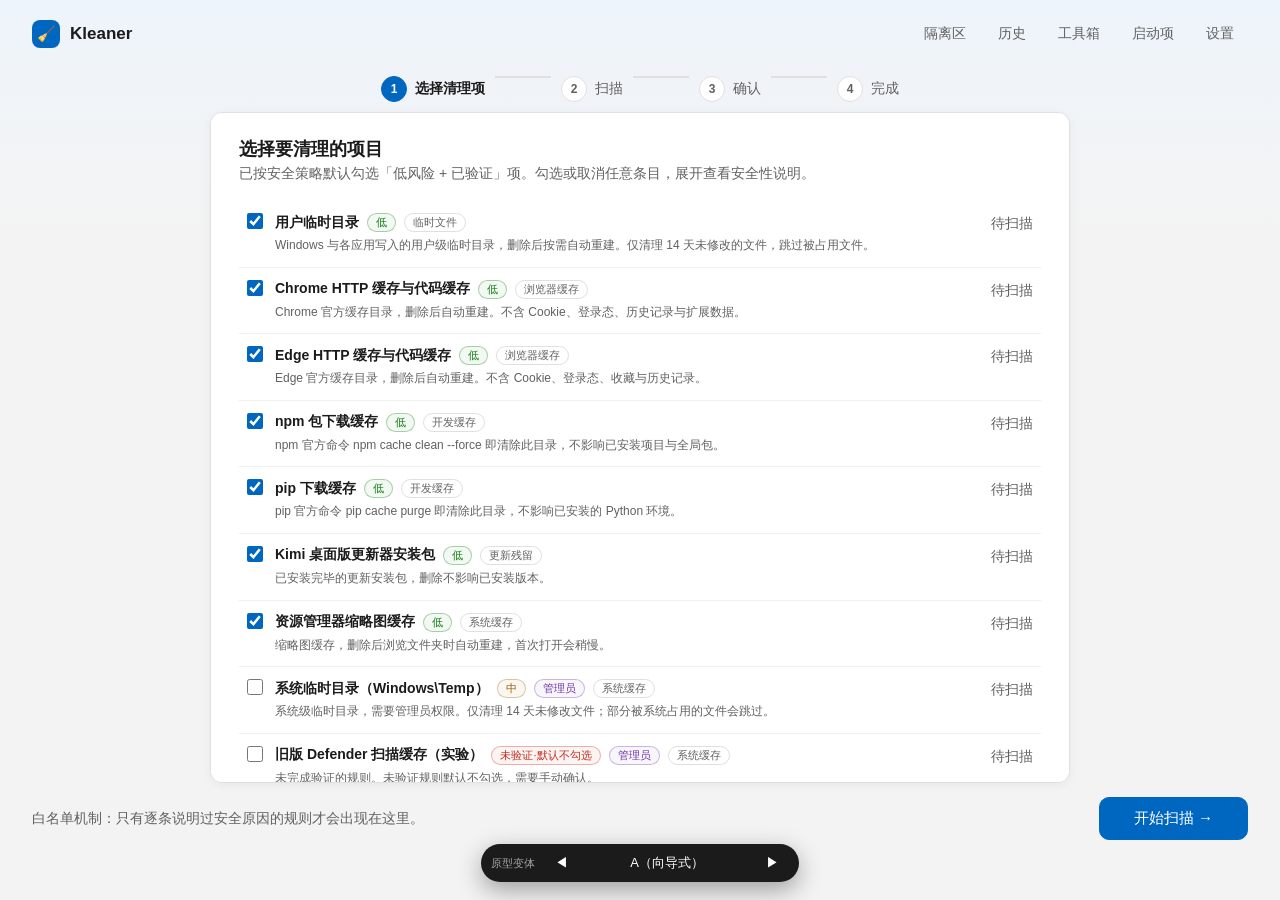
<file: .scratch/pwa-refactor/prototype/index.html>
<!DOCTYPE html>
<!--
  PROTOTYPE — 用完即弃，不是产品代码。
  问题（.scratch/pwa-refactor/issues/05-frontend-prototype.md）：
    Kleaner PWA 主界面应该长什么样？同时验证「无构建 vanilla JS」栈可行性。
  形态：
    三个结构不同的变体，?variant=A|B|C 切换，底部悬浮条 + 键盘 ←/→。
      A 向导式：线性步骤 选择→扫描→确认→完成，一次只看一步。
      B 工作台：贴近现 WPF——工具栏 + 密表格 + 安全说明卡 + 状态栏。
      C 分类聚合：先按类别汇总卡片，展开进规则，确认走侧滑抽屉。
    流程全 mock：勾选（默认勾选策略）→ 扫描进度 → 预览确认 → 执行 → 结果。
-->
<html lang="zh-CN">
<head>
<meta charset="UTF-8">
<meta name="viewport" content="width=device-width, initial-scale=1.0">
<title>Kleaner 原型 — 主界面</title>
<style>
  :root {
    --accent: #0067c0;
    --accent-hover: #0078d4;
    --bg: #f3f3f3;
    --card: #ffffff;
    --stroke: #e0e0e0;
    --text: #1b1b1b;
    --text-2: #616161;
    --ok: #0f7b0f;
    --warn: #9d5d00;
    --danger: #c42b1c;
    --radius: 8px;
  }
  * { box-sizing: border-box; margin: 0; padding: 0; }
  html, body { height: 100%; }
  body {
    font-family: "Segoe UI Variable Text", "Segoe UI", "Microsoft YaHei UI", "Microsoft YaHei", sans-serif;
    background: var(--bg); color: var(--text); font-size: 14px;
    overflow: hidden;
  }
  button { font: inherit; cursor: pointer; border: none; background: none; color: inherit; }
  input[type=checkbox] { width: 16px; height: 16px; accent-color: var(--accent); cursor: pointer; }

  /* ===== 变体切换条（不属于任何设计） ===== */
  #switcher {
    position: fixed; bottom: 18px; left: 50%; transform: translateX(-50%);
    display: flex; align-items: center; gap: 4px;
    background: #1b1b1b; color: #fff; border-radius: 999px;
    padding: 6px 10px; box-shadow: 0 8px 24px rgba(0,0,0,.35);
    z-index: 9999; font-size: 13px; user-select: none;
  }
  #switcher button { color: #fff; padding: 4px 10px; border-radius: 999px; }
  #switcher button:hover { background: #ffffff26; }
  #switcher .label { min-width: 170px; text-align: center; }
  #switcher .hint { color: #ffffff99; font-size: 11px; margin-right: 6px; }

  /* ===== 通用小组件 ===== */
  .chip { display: inline-block; font-size: 11px; padding: 1px 8px; border-radius: 999px; border: 1px solid var(--stroke); color: var(--text-2); }
  .chip.low  { color: var(--ok);   border-color: #0f7b0f55; background: #0f7b0f0d; }
  .chip.med  { color: var(--warn); border-color: #9d5d0055; background: #9d5d000d; }
  .chip.unv  { color: var(--danger); border-color: #c42b1c55; background: #c42b1c0d; }
  .chip.elv  { color: #7038a8; border-color: #7038a855; background: #7038a80d; }
  .btn {
    display: inline-flex; align-items: center; gap: 8px;
    padding: 8px 20px; border-radius: var(--radius);
    background: var(--card); border: 1px solid var(--stroke); color: var(--text);
  }
  .btn:hover { background: #f9f9f9; }
  .btn.primary { background: var(--accent); border-color: var(--accent); color: #fff; }
  .btn.primary:hover { background: var(--accent-hover); }
  .btn:disabled { opacity: .45; cursor: default; }
  .btn.small { padding: 5px 12px; font-size: 13px; }
  .progress { height: 4px; background: #e0e0e0; border-radius: 2px; overflow: hidden; }
  .progress > div { height: 100%; background: var(--accent); width: 0; transition: width .2s; }
  .safety-box {
    background: #f8f9fb; border: 1px solid var(--stroke); border-left: 3px solid var(--accent);
    border-radius: 6px; padding: 10px 14px; font-size: 13px; color: var(--text-2); line-height: 1.6;
  }
  .safety-box b { color: var(--text); }
  table { border-collapse: collapse; width: 100%; }
  th { text-align: left; font-weight: 600; color: var(--text-2); font-size: 12px; padding: 8px 10px; border-bottom: 1px solid var(--stroke); position: sticky; top: 0; background: var(--card); z-index: 1;}
  td { padding: 8px 10px; border-bottom: 1px solid #f0f0f0; vertical-align: middle; }
  tr:hover td { background: #f7faff; }
  .num { text-align: right; font-variant-numeric: tabular-nums; }
  .muted { color: var(--text-2); }

  /* ============================================================
     变体 A · 向导式
     ============================================================ */
  .vA { height: 100vh; display: flex; flex-direction: column; background: linear-gradient(180deg, #eef4fb 0%, #f3f3f3 240px); }
  .vA header { padding: 18px 32px 0; display: flex; justify-content: space-between; align-items: center; }
  .vA header .brand { display: flex; align-items: center; gap: 10px; font-size: 17px; font-weight: 600; }
  .vA header .brand .logo { width: 28px; height: 28px; border-radius: 8px; background: var(--accent); color: #fff; display: grid; place-items: center; font-size: 15px; }
  .vA header nav { display: flex; gap: 4px; }
  .vA header nav button { padding: 7px 14px; border-radius: var(--radius); color: var(--text-2); }
  .vA header nav button:hover { background: #ffffffaa; color: var(--text); }
  .vA .steps { display: flex; justify-content: center; gap: 0; padding: 26px 0 10px; }
  .vA .step { display: flex; align-items: center; gap: 8px; color: var(--text-2); }
  .vA .step .dot {
    width: 26px; height: 26px; border-radius: 50%; display: grid; place-items: center;
    background: #fff; border: 1.5px solid var(--stroke); font-size: 12px; font-weight: 600;
  }
  .vA .step.on { color: var(--text); font-weight: 600; }
  .vA .step.on .dot { background: var(--accent); border-color: var(--accent); color: #fff; }
  .vA .step.done .dot { background: var(--ok); border-color: var(--ok); color: #fff; }
  .vA .step-line { width: 56px; height: 1.5px; background: var(--stroke); margin: 0 10px; }
  .vA main { flex: 1; overflow-y: auto; width: min(860px, 92%); margin: 0 auto; background: var(--card);
    border: 1px solid var(--stroke); border-radius: 12px; box-shadow: 0 2px 10px rgba(0,0,0,.05); }
  .vA .pane { padding: 24px 28px; }
  .vA .pane h2 { font-size: 18px; margin-bottom: 4px; }
  .vA .pane .sub { color: var(--text-2); margin-bottom: 18px; }
  .vA .rule-item { display: flex; gap: 12px; padding: 12px 8px; border-bottom: 1px solid #f0f0f0; align-items: flex-start; }
  .vA .rule-item .info { flex: 1; }
  .vA .rule-item .name-line { display: flex; align-items: center; gap: 8px; flex-wrap: wrap; }
  .vA .rule-item .note-line { font-size: 12px; color: var(--text-2); margin-top: 4px; line-height: 1.55; }
  .vA .rule-item .size { font-variant-numeric: tabular-nums; color: var(--text-2); white-space: nowrap; padding-top: 2px; }
  .vA footer { padding: 14px 32px 60px; display: flex; justify-content: space-between; align-items: center; }
  .vA .big-cta { padding: 11px 34px; font-size: 15px; border-radius: 10px; }
  .vA .scan-center { text-align: center; padding: 60px 0 50px; }
  .vA .scan-center .pct { font-size: 44px; font-weight: 600; font-variant-numeric: tabular-nums; margin: 18px 0 6px; }
  .vA .scan-center .cur { color: var(--text-2); margin-bottom: 22px; }
  .vA .scan-center .progress { width: 70%; margin: 0 auto; height: 6px; }
  .vA .confirm-sum { display: flex; gap: 14px; margin-bottom: 20px; }
  .vA .confirm-sum .stat { flex: 1; background: #f7f9fc; border: 1px solid var(--stroke); border-radius: 10px; padding: 14px 16px; }
  .vA .confirm-sum .stat .v { font-size: 22px; font-weight: 600; margin-top: 2px; }
  .vA .cat-row td:first-child { font-weight: 600; background: #f7f9fc; }

  /* ============================================================
     变体 B · 工作台
     ============================================================ */
  .vB { height: 100vh; display: flex; flex-direction: column; background: var(--card); }
  .vB .titlebar { height: 42px; background: var(--accent); color: #fff; display: flex; align-items: center; padding: 0 14px; gap: 8px; font-weight: 600; font-size: 13px; }
  .vB .titlebar .spacer { flex: 1; }
  .vB .toolbar { display: flex; align-items: center; gap: 8px; padding: 10px 16px; border-bottom: 1px solid var(--stroke); background: #fafafa; flex-wrap: wrap; }
  .vB .toolbar .sep { width: 1px; height: 22px; background: var(--stroke); margin: 0 6px; }
  .vB .toolbar .grow { flex: 1; }
  .vB .content { flex: 1; overflow-y: auto; margin: 0; }
  .vB td .rname { display: flex; align-items: center; gap: 8px; }
  .vB td .note { font-size: 12px; color: var(--text-2); margin-top: 2px; max-width: 520px; }
  .vB .safety-dock { border-top: 1px solid var(--stroke); background: #fbfcfe; padding: 10px 16px; max-height: 132px; overflow-y: auto; }
  .vB .statusbar { border-top: 1px solid var(--stroke); padding: 6px 16px; color: var(--text-2); font-size: 12.5px; background: #fafafa; display: flex; gap: 16px; align-items: center; margin-bottom: 44px;}
  .vB .scan-inline { display: flex; align-items: center; gap: 10px; }
  .vB .scan-inline .progress { width: 220px; }
  .vB dialog { border: none; border-radius: 12px; box-shadow: 0 16px 48px rgba(0,0,0,.25); padding: 0; width: min(560px, 90vw); }
  .vB dialog::backdrop { background: rgba(0,0,0,.32); }
  .vB .dlg-body { padding: 22px 24px; }
  .vB .dlg-body h3 { margin-bottom: 12px; font-size: 16px; }
  .vB .dlg-body .actions { display: flex; justify-content: flex-end; gap: 10px; margin-top: 20px; }

  /* ============================================================
     变体 C · 分类聚合
     ============================================================ */
  .vC { height: 100vh; display: grid; grid-template-columns: 280px 1fr; background: #f6f7fa; }
  .vC aside { background: #fcfcfd; border-right: 1px solid var(--stroke); padding: 22px 20px; display: flex; flex-direction: column; gap: 18px; }
  .vC aside .brand { display: flex; align-items: center; gap: 10px; font-weight: 600; font-size: 16px; }
  .vC aside .brand .logo { width: 30px; height: 30px; border-radius: 9px; background: var(--accent); color: #fff; display: grid; place-items: center; }
  .vC .ring-wrap { text-align: center; padding: 8px 0; }
  .vC .ring { width: 132px; height: 132px; margin: 0 auto; }
  .vC .ring .val { font-size: 20px; font-weight: 600; fill: var(--text); }
  .vC .ring .cap { font-size: 10.5px; fill: var(--text-2); }
  .vC .side-stats { display: flex; flex-direction: column; gap: 8px; font-size: 13px; color: var(--text-2); }
  .vC .side-stats .row { display: flex; justify-content: space-between; padding: 6px 10px; background: #fff; border: 1px solid var(--stroke); border-radius: 8px; }
  .vC .side-stats .row b { color: var(--text); font-variant-numeric: tabular-nums; }
  .vC aside .links { margin-top: auto; display: flex; flex-direction: column; gap: 2px; }
  .vC aside .links button { text-align: left; padding: 8px 10px; border-radius: 8px; color: var(--text-2); }
  .vC aside .links button:hover { background: #eef2f8; color: var(--text); }
  .vC .main-col { display: flex; flex-direction: column; overflow: hidden; }
  .vC .top { display: flex; align-items: center; gap: 12px; padding: 16px 24px; }
  .vC .top h1 { font-size: 18px; flex: 1; }
  .vC .cats { flex: 1; overflow-y: auto; padding: 4px 24px 80px; display: flex; flex-direction: column; gap: 14px; }
  .vC .cat-card { background: var(--card); border: 1px solid var(--stroke); border-radius: 12px; overflow: hidden; }
  .vC .cat-head { display: flex; align-items: center; gap: 12px; padding: 14px 18px; cursor: pointer; }
  .vC .cat-head:hover { background: #fafbfd; }
  .vC .cat-head .cname { font-weight: 600; flex: 1; }
  .vC .cat-head .ctotal { font-variant-numeric: tabular-nums; color: var(--text-2); }
  .vC .cat-head .arrow { transition: transform .15s; color: var(--text-2); }
  .vC .cat-card.open .cat-head .arrow { transform: rotate(90deg); }
  .vC .cat-body { display: none; border-top: 1px solid var(--stroke); }
  .vC .cat-card.open .cat-body { display: block; }
  .vC .rule-line { display: flex; align-items: center; gap: 10px; padding: 10px 18px; border-bottom: 1px solid #f2f2f2; }
  .vC .rule-line:last-child { border-bottom: none; }
  .vC .rule-line .rn { flex: 1; }
  .vC .rule-line .detail { font-size: 12px; color: var(--text-2); margin-top: 2px; }
  .vC .rule-line .sz { font-variant-numeric: tabular-nums; color: var(--text-2); width: 90px; text-align: right; }
  .vC .scan-strip { background: var(--card); border-top: 1px solid var(--stroke); padding: 12px 24px; display: flex; align-items: center; gap: 14px; margin-bottom: 48px; }
  .vC .scan-strip .progress { flex: 1; }
  .vC .drawer-mask { position: fixed; inset: 0; background: rgba(0,0,0,.28); z-index: 100; display: none; }
  .vC .drawer-mask.show { display: block; }
  .vC .drawer {
    position: fixed; top: 0; right: -520px; width: min(500px, 92vw); height: 100vh; z-index: 101;
    background: var(--card); box-shadow: -12px 0 40px rgba(0,0,0,.18);
    transition: right .22s ease; display: flex; flex-direction: column;
  }
  .vC .drawer.show { right: 0; }
  .vC .drawer .dh { padding: 20px 24px 12px; border-bottom: 1px solid var(--stroke); }
  .vC .drawer .dh h3 { font-size: 17px; }
  .vC .drawer .dh .sub { color: var(--text-2); font-size: 13px; margin-top: 4px; }
  .vC .drawer .db { flex: 1; overflow-y: auto; padding: 12px 24px; }
  .vC .drawer .df { padding: 14px 24px 20px; border-top: 1px solid var(--stroke); display: flex; gap: 10px; justify-content: flex-end; }
  .vC .drawer .sum-line { display: flex; justify-content: space-between; padding: 7px 0; border-bottom: 1px dashed #eee; font-size: 13px; }
</style>
</head>
<body>
<div id="app"></div>

<div id="switcher">
  <span class="hint">原型变体</span>
  <button id="sw-prev" title="上一个（←）">◀</button>
  <span class="label" id="sw-label"></span>
  <button id="sw-next" title="下一个（→）">▶</button>
</div>

<script>
"use strict";

/* ================= mock 数据（形状对齐 rules.v1.json + 扫描结果） ================= */

const RULES = [
  { id: "user-temp", name: "用户临时目录", category: "temp", catName: "临时文件", risk: "low", verified: true, elevated: false,
    note: "Windows 与各应用写入的用户级临时目录，删除后按需自动重建。仅清理 14 天未修改的文件，跳过被占用文件。",
    files: 1284, bytes: 2_331_648_512 },
  { id: "chrome-http-cache", name: "Chrome HTTP 缓存与代码缓存", category: "browser-cache", catName: "浏览器缓存", risk: "low", verified: true, elevated: false,
    note: "Chrome 官方缓存目录，删除后自动重建。不含 Cookie、登录态、历史记录与扩展数据。",
    files: 1968, bytes: 1_932_735_488 },
  { id: "edge-http-cache", name: "Edge HTTP 缓存与代码缓存", category: "browser-cache", catName: "浏览器缓存", risk: "low", verified: true, elevated: false,
    note: "Edge 官方缓存目录，删除后自动重建。不含 Cookie、登录态、收藏与历史记录。",
    files: 492, bytes: 440_401_920 },
  { id: "npm-cache", name: "npm 包下载缓存", category: "dev-cache", catName: "开发缓存", risk: "low", verified: true, elevated: false,
    note: "npm 官方命令 npm cache clean --force 即清除此目录，不影响已安装项目与全局包。",
    files: 5697, bytes: 3_112_794_112 },
  { id: "pip-cache", name: "pip 下载缓存", category: "dev-cache", catName: "开发缓存", risk: "low", verified: true, elevated: false,
    note: "pip 官方命令 pip cache purge 即清除此目录，不影响已安装的 Python 环境。",
    files: 1022, bytes: 856_686_336 },
  { id: "kimi-desktop-updater", name: "Kimi 桌面版更新器安装包", category: "updater", catName: "更新残留", risk: "low", verified: true, elevated: false,
    note: "已安装完毕的更新安装包，删除不影响已安装版本。",
    files: 3, bytes: 219_868_160 },
  { id: "thumbnail-cache", name: "资源管理器缩略图缓存", category: "system", catName: "系统缓存", risk: "low", verified: true, elevated: false,
    note: "缩略图缓存，删除后浏览文件夹时自动重建，首次打开会稍慢。",
    files: 356, bytes: 188_743_680 },
  { id: "windows-temp", name: "系统临时目录（Windows\\Temp）", category: "system", catName: "系统缓存", risk: "medium", verified: true, elevated: true,
    note: "系统级临时目录，需要管理员权限。仅清理 14 天未修改文件；部分被系统占用的文件会跳过。",
    files: 87, bytes: 421_527_552 },
  { id: "old-defender-scan", name: "旧版 Defender 扫描缓存（实验）", category: "system", catName: "系统缓存", risk: "medium", verified: false, elevated: true,
    note: "未完成验证的规则。未验证规则默认不勾选，需要手动确认。",
    files: 0, bytes: 0 },
];

const CANCEL_TEXT = "取消扫描";

/* ================= 共享状态机（只存数据；布局由各变体自行渲染） ================= */

const store = {
  phase: "initial",          // initial → scanning → ready → executing → done
  selected: new Set(RULES.filter(r => r.verified && r.risk === "low" && r.files > 0).map(r => r.id)),
  expandedNote: null,        // 展开安全说明的规则 id
  scan: { pct: 0, current: "" },
  lastResult: null,          // { files, bytes, skipped, batchId }
  openCat: new Set(),
  drawerOpen: false,
  listeners: [],
  sub(fn) { this.listeners.push(fn); },
  emit() { this.listeners.forEach(f => f()); },
  selectedRules() { return RULES.filter(r => this.selected.has(r.id) && r.files > 0); },
  totals() {
    const rs = this.selectedRules();
    return { files: rs.reduce((s, r) => s + r.files, 0), bytes: rs.reduce((s, r) => s + r.bytes, 0), count: rs.length };
  },
  byCategory() {
    const m = new Map();
    for (const r of RULES) {
      if (!m.has(r.category)) m.set(r.category, { catName: r.catName, rules: [], files: 0, bytes: 0 });
      const c = m.get(r.category);
      c.rules.push(r);
      if (store.selected.has(r.id) && r.files > 0) { c.files += r.files; c.bytes += r.bytes; }
    }
    return m;
  },
};

/* 模拟扫描：逐步推进进度条 */
let scanTimer = null;
function startScan(onDone) {
  store.phase = "scanning";
  store.scan = { pct: 0, current: "" };
  store.emit();
  const seq = RULES.filter(r => r.files > 0);
  let i = 0;
  scanTimer = setInterval(() => {
    if (i >= seq.length) {
      clearInterval(scanTimer); scanTimer = null;
      store.phase = "ready"; store.emit();
      onDone && onDone();
      return;
    }
    const r = seq[i];
    store.scan = { pct: Math.round((i / seq.length) * 100), current: r.name };
    i++;
    store.emit();
  }, 260);
}
function cancelScan() {
  if (scanTimer) { clearInterval(scanTimer); scanTimer = null; }
  store.phase = "initial"; store.emit();
}
/* 模拟执行：移入隔离区 */
function executeClean(onDone) {
  store.phase = "executing"; store.emit();
  setTimeout(() => {
    const t = store.totals();
    store.lastResult = { files: t.files, bytes: t.bytes, skipped: 2, batchId: "20260831-142207-a3f9" };
    store.phase = "done"; store.emit();
    onDone && onDone();
  }, 1400);
}

/* ================= 工具 ================= */

function fmtBytes(b) {
  if (b >= 1024 ** 3) return (b / 1024 ** 3).toFixed(2) + " GB";
  if (b >= 1024 ** 2) return (b / 1024 ** 2).toFixed(1) + " MB";
  if (b >= 1024) return (b / 1024).toFixed(0) + " KB";
  return b + " B";
}
function riskChip(r) {
  if (!r.verified) return `<span class="chip unv">未验证·默认不勾选</span>`;
  return r.risk === "low" ? `<span class="chip low">低</span>` : `<span class="chip med">中</span>`;
}
function elvChip(r) { return r.elevated ? `<span class="chip elv">管理员</span>` : ""; }
function escape0(s) { return s; }

/* ================= 变体 A · 向导式 ================= */

const vA = {
  id: "A", name: "向导式",
  step() {
    return { initial: 1, scanning: 2, ready: 3, executing: 3, done: 4 }[store.phase];
  },
  render(app) {
    const s = this.step();
    app.className = "vA";
    app.innerHTML = `
      <header>
        <div class="brand"><span class="logo">🧹</span> Kleaner</div>
        <nav>
          <button>隔离区</button><button>历史</button><button>工具箱</button><button>启动项</button><button>设置</button>
        </nav>
      </header>
      <div class="steps">
        ${[["1", "选择清理项"], ["2", "扫描"], ["3", "确认"], ["4", "完成"]].map(([n, t], i) => `
          ${i > 0 ? '<div class="step-line"></div>' : ""}
          <div class="step ${s === i + 1 ? "on" : ""} ${s > i + 1 ? "done" : ""}">
            <span class="dot">${s > i + 1 ? "✓" : n}</span>${t}
          </div>`).join("")}
      </div>
      <main><div class="pane">${this.pane(s)}</div></main>
      <footer>
        <span class="muted">白名单机制：只有逐条说明过安全原因的规则才会出现在这里。</span>
        ${this.cta(s)}
      </footer>
    `;
    this.bind(app);
  },
  pane(s) {
    if (s === 1) {
      return `
        <h2>选择要清理的项目</h2>
        <p class="sub">已按安全策略默认勾选「低风险 + 已验证」项。勾选或取消任意条目，展开查看安全性说明。</p>
        ${RULES.map(r => `
          <div class="rule-item">
            <input type="checkbox" data-rule="${r.id}" ${store.selected.has(r.id) ? "checked" : ""}
                   ${r.files === 0 && !r.verified ? "" : ""}>
            <div class="info">
              <div class="name-line">
                <b>${r.name}</b>
                ${riskChip(r)} ${elvChip(r)}
                <span class="chip">${r.catName}</span>
              </div>
              <div class="note-line">${r.note}</div>
            </div>
            <span class="size">${store.phase === "initial" ? "待扫描" : `${r.files} 项 · ${fmtBytes(r.bytes)}`}</span>
          </div>`).join("")}
      `;
    }
    if (s === 2) {
      return `
        <div class="scan-center">
          <h2>正在扫描</h2>
          <div class="pct">${store.scan.pct}%</div>
          <div class="cur">${store.scan.current}</div>
          <div class="progress"><div style="width:${store.scan.pct}%"></div></div>
          <p class="muted" style="margin-top:18px">只读预览，不会删除任何文件</p>
        </div>`;
    }
    if (s === 3) {
      const t = store.totals();
      const cats = [...store.byCategory().values()].filter(c => c.files > 0);
      return `
        <h2>确认清理计划</h2>
        <p class="sub">以下内容将移入隔离区（保留 7 天，可随时还原），不会直接删除。</p>
        <div class="confirm-sum">
          <div class="stat"><span class="muted">文件数</span><div class="v">${t.files}</div></div>
          <div class="stat"><span class="muted">可释放</span><div class="v">${fmtBytes(t.bytes)}</div></div>
          <div class="stat"><span class="muted">清理项</span><div class="v">${t.count} 条</div></div>
        </div>
        <table>
          <tr class="cat-row"><td>类别</td><td class="num">文件数</td><td class="num">大小</td></tr>
          ${cats.map(c => `<tr><td>${c.catName}</td><td class="num">${c.files}</td><td class="num">${fmtBytes(c.bytes)}</td></tr>`).join("")}
        </table>
        ${store.phase === "executing" ? `<p style="margin-top:18px">正在移入隔离区…</p>` : ""}
      `;
    }
    const res = store.lastResult;
    return `
      <div class="scan-center">
        <div style="font-size:52px">✅</div>
        <h2 style="margin:12px 0 6px">清理完成</h2>
        <p class="muted">已移入隔离区 ${res.files} 个文件，释放 ${fmtBytes(res.bytes)}。<br>
        跳过 ${res.skipped} 个（被占用/无权限）。<br>隔离区批次：<code>${res.batchId}</code></p>
      </div>`;
  },
  cta(s) {
    const t = store.totals();
    if (s === 1) return `<button class="btn primary big-cta" data-act="scan" ${t.count === 0 ? "disabled" : ""}>开始扫描 →</button>`;
    if (s === 2) return `<button class="btn big-cta" data-act="cancel">${CANCEL_TEXT}</button>`;
    if (s === 3) return store.phase === "executing"
      ? `<button class="btn big-cta" disabled>执行中…</button>`
      : `<button class="btn big-cta" data-act="confirm">确认移入隔离区（${t.count} 项 / ${fmtBytes(t.bytes)}）</button>`;
    return `<button class="btn big-cta" data-act="restart">再来一轮</button>`;
  },
  bind(app) {
    app.querySelectorAll("[data-rule]").forEach(cb => cb.addEventListener("change", () => {
      cb.checked ? store.selected.add(cb.dataset.rule) : store.selected.delete(cb.dataset.rule);
      store.emit();
    }));
    app.querySelectorAll("[data-act]").forEach(b => b.addEventListener("click", () => {
      const a = b.dataset.act;
      if (a === "scan") startScan();
      if (a === "cancel") cancelScan();
      if (a === "confirm") executeClean();
      if (a === "restart") { store.phase = "initial"; store.lastResult = null; store.emit(); }
    }));
  },
};

/* ================= 变体 B · 工作台（贴近现 WPF） ================= */

const vB = {
  id: "B", name: "工作台",
  render(app) {
    app.className = "vB";
    const t = store.totals();
    const sel = RULES.find(r => r.id === store.expandedNote) || RULES[0];
    app.innerHTML = `
      <div class="titlebar">🧹 Kleaner — 白名单 C 盘清理
        <span class="spacer"></span><span style="font-weight:400;opacity:.85">窗口化体验（可安装为桌面应用）</span>
      </div>
      <div class="toolbar">
        <button class="btn primary" data-act="scan" ${store.phase === "scanning" ? "disabled" : ""}>
          ${store.phase === "initial" ? "🔍 扫描" : "🔍 重新扫描"}</button>
        <button class="btn primary" data-act="confirm" ${store.phase !== "ready" || t.count === 0 ? "disabled" : ""}>
          🧹 清理所选（${t.count}）</button>
        ${store.phase === "scanning" ? `
          <span class="scan-inline">
            <button class="btn small" data-act="cancel">✕ ${CANCEL_TEXT}</button>
            <div class="progress"><div style="width:${store.scan.pct}%"></div></div>
            <span class="muted" style="font-size:12px">${store.scan.current}</span>
          </span>` : ""}
        <span class="sep"></span>
        <button class="btn">🔒 隔离区</button>
        <button class="btn">🕘 历史</button>
        <button class="btn">🧰 工具箱</button>
        <button class="btn">🚀 启动项</button>
        <span class="grow"></span>
        <button class="btn">⚙️ 高级</button>
        <button class="btn">🎛 设置</button>
      </div>
      <div class="content">
        <table>
          <thead><tr>
            <th style="width:44px">选</th><th>清理项</th><th style="width:100px">类别</th>
            <th class="num" style="width:76px">文件数</th><th class="num" style="width:96px">可释放</th>
            <th style="width:56px">风险</th><th style="width:64px">权限</th>
          </tr></thead>
          <tbody>
          ${RULES.map(r => `
            <tr data-row="${r.id}">
              <td><input type="checkbox" data-rule="${r.id}" ${store.selected.has(r.id) ? "checked" : ""}></td>
              <td><div class="rname"><b>${r.name}</b>${r.verified ? "" : `<span class="chip unv">未验证·默认不勾选</span>`}</div>
                  <div class="note">${r.note}</div></td>
              <td>${r.catName}</td>
              <td class="num">${store.phase === "initial" ? "—" : r.files}</td>
              <td class="num">${store.phase === "initial" ? "—" : fmtBytes(r.bytes)}</td>
              <td>${riskChip(r)}</td>
              <td>${elvChip(r) || '<span class="muted">—</span>'}</td>
            </tr>`).join("")}
          </tbody>
        </table>
      </div>
      <div class="safety-dock">
        <b>安全性说明 — ${sel.name}</b>
        <div style="color:var(--text-2);margin-top:4px;line-height:1.6">${sel.note}<br>
          <span style="font-size:12px">验证记录：本机实测 2026-08-29</span></div>
      </div>
      <div class="statusbar">
        ${statusLine()}
      </div>
      <dialog id="vb-dlg">
        <div class="dlg-body">
          <h3>确认清理</h3>
          <p style="line-height:1.7">将把 <b>${t.files}</b> 个文件（${fmtBytes(t.bytes)}）移入隔离区。<br>
          隔离区保留 7 天，期间可随时还原。</p>
          ${[...store.byCategory().values()].filter(c => c.files > 0).map(c =>
            `<div class="sum-line"><span class="muted">${c.catName}</span><span>${c.files} 项 · ${fmtBytes(c.bytes)}</span></div>`).join("")}
          <div class="actions">
            <button class="btn" data-act="dlg-cancel">取消</button>
            <button class="btn primary" data-act="dlg-ok">确认执行</button>
          </div>
        </div>
      </dialog>
    `;
    this.bind(app);
  },
  bind(app) {
    app.querySelectorAll("[data-rule]").forEach(cb => cb.addEventListener("change", e => {
      cb.checked ? store.selected.add(cb.dataset.rule) : store.selected.delete(cb.dataset.rule);
      store.emit();
    }));
    app.querySelectorAll("[data-row]").forEach(tr => tr.addEventListener("click", e => {
      if (e.target.tagName === "INPUT") return;
      store.expandedNote = tr.dataset.row; store.emit();
    }));
    const dlg = app.querySelector("#vb-dlg");
    app.querySelectorAll("[data-act]").forEach(b => b.addEventListener("click", () => {
      const a = b.dataset.act;
      if (a === "scan") startScan();
      if (a === "cancel") cancelScan();
      if (a === "confirm") dlg.showModal();
      if (a === "dlg-cancel") dlg.close();
      if (a === "dlg-ok") { dlg.close(); executeClean(() => setTimeout(() => alert(
        `清理完成：已移入隔离区 ${store.lastResult.files} 个文件，释放 ${fmtBytes(store.lastResult.bytes)}；跳过 ${store.lastResult.skipped} 个；批次 ${store.lastResult.batchId}`)), 300); }
    }));
  },
};

function statusLine() {
  switch (store.phase) {
    case "initial": return `已加载 ${RULES.length} 条规则（频道 2026.09）· 扫描后显示可释放空间`;
    case "scanning": return `正在扫描（只读预览，不会删除任何文件）…`;
    case "ready": { const t = store.totals(); return `扫描完成：共可释放 ${fmtBytes(t.bytes)} · 已勾选 ${t.count} 项 / ${t.files} 个文件`; }
    case "executing": return `正在移入隔离区…`;
    case "done": { const r = store.lastResult; return `已移入隔离区 ${r.files} 个文件，释放 ${fmtBytes(r.bytes)} · 跳过 ${r.skipped} 个 · 批次 ${r.batchId}`; }
  }
}

/* ================= 变体 C · 分类聚合 ================= */

const vC = {
  id: "C", name: "分类聚合",
  render(app) {
    app.className = "vC";
    const t = store.totals();
    const CAP = 12 * 1024 ** 3; // 假设 12 GB 参考满刻度
    const ratio = Math.min(1, t.bytes / CAP);
    const R = 54, CIRC = 2 * Math.PI * R;
    app.innerHTML = `
      <aside>
        <div class="brand"><span class="logo">🧹</span> Kleaner</div>
        <div class="ring-wrap">
          <svg class="ring" viewBox="0 0 132 132">
            <circle cx="66" cy="66" r="${R}" fill="none" stroke="#e8ecf2" stroke-width="11"/>
            <circle cx="66" cy="66" r="${R}" fill="none" stroke="var(--accent)" stroke-width="11"
              stroke-linecap="round" stroke-dasharray="${CIRC}" stroke-dashoffset="${CIRC * (1 - ratio)}"
              transform="rotate(-90 66 66)"/>
            <text class="val" x="66" y="63" text-anchor="middle">${fmtBytes(t.bytes)}</text>
            <text class="cap" x="66" y="82" text-anchor="middle">已勾选可释放</text>
          </svg>
        </div>
        <div class="side-stats">
          <div class="row"><span>已勾选清理项</span><b>${t.count} / ${RULES.length}</b></div>
          <div class="row"><span>涉及文件</span><b>${t.files}</b></div>
          <div class="row"><span>默认策略</span><b>低风险+已验证</b></div>
        </div>
        <div class="links">
          <button>🔒 隔离区（保留 7 天）</button>
          <button>🕘 历史</button>
          <button>🧰 工具箱</button>
          <button>🚀 启动项</button>
          <button>⚙️ 设置</button>
        </div>
      </aside>
      <div class="main-col">
        <div class="top">
          <h1>清理概览</h1>
          ${store.phase === "scanning" ? `<span class="chip">扫描中 ${store.scan.pct}% · ${store.scan.current}</span>` : ""}
          ${store.phase === "initial" ? `<button class="btn primary" data-act="scan">🔍 开始扫描</button>` : ""}
          ${store.phase !== "initial" && store.phase !== "scanning" ? `<button class="btn" data-act="scan">🔍 重新扫描</button>` : ""}
          <button class="btn primary" data-act="drawer" ${store.phase !== "ready" || t.count === 0 ? "disabled" : ""}>
            🧹 预览并清理（${t.count}）</button>
        </div>
        <div class="cats">
          ${[...store.byCategory().entries()].map(([cat, c]) => `
            <div class="cat-card ${store.openCat.has(cat) ? "open" : ""}" data-cat="${cat}">
              <div class="cat-head" data-cat-head="${cat}">
                <span class="arrow">▶</span>
                <span class="cname">${c.catName}</span>
                ${store.phase !== "initial" && c.files > 0 ? `<span class="ctotal">${c.files} 项 · ${fmtBytes(c.bytes)}</span>` : `<span class="ctotal muted">${c.rules.length} 条规则</span>`}
              </div>
              <div class="cat-body">
                ${c.rules.map(r => `
                  <div class="rule-line">
                    <input type="checkbox" data-rule="${r.id}" ${store.selected.has(r.id) ? "checked" : ""}>
                    <div class="rn">
                      <b>${r.name}</b> ${riskChip(r)} ${elvChip(r)}
                      <div class="detail">${r.note}</div>
                    </div>
                    <span class="sz">${store.phase === "initial" ? "待扫描" : `${r.files} 项`}</span>
                    <span class="sz">${store.phase === "initial" ? "" : fmtBytes(r.bytes)}</span>
                  </div>`).join("")}
              </div>
            </div>`).join("")}
        </div>
        ${store.phase === "scanning" ? `
          <div class="scan-strip">
            <span class="muted">只读预览中…</span>
            <div class="progress"><div style="width:${store.scan.pct}%"></div></div>
            <button class="btn small" data-act="cancel">${CANCEL_TEXT}</button>
          </div>` : ""}
        <div class="scan-strip" style="border-top:1px solid var(--stroke)">
          <span style="flex:1">${statusLine()}</span>
        </div>
      </div>
      <div class="drawer-mask" data-act="mask"></div>
      <div class="drawer ${store.drawerOpen ? "show" : ""}">
        <div class="dh"><h3>确认清理计划</h3><div class="sub">以下内容将移入隔离区（保留 7 天，可随时还原），不会直接删除。</div></div>
        <div class="db">
          ${[...store.byCategory().values()].filter(c => c.files > 0).map(c => `
            <div class="sum-line"><span>${c.catName}</span><span class="muted">${c.files} 项 · ${fmtBytes(c.bytes)}</span></div>`).join("")}
          <div class="sum-line" style="border-bottom:none;margin-top:8px"><b>合计</b><b>${t.files} 项 · ${fmtBytes(t.bytes)}</b></div>
          ${store.phase === "executing" ? `<p style="margin-top:14px">正在移入隔离区…</p>` : ""}
          ${store.phase === "done" ? `
            <p style="margin-top:14px;line-height:1.8">✅ 已移入隔离区 ${store.lastResult.files} 个文件，释放 ${fmtBytes(store.lastResult.bytes)}。<br>
            跳过 ${store.lastResult.skipped} 个（被占用/无权限）。<br>批次：<code>${store.lastResult.batchId}</code></p>` : ""}
        </div>
        <div class="df">
          ${store.phase === "ready" ? `<button class="btn" data-act="drawer-close">返回调整</button>
            <button class="btn primary" data-act="execute">确认移入隔离区</button>` : ""}
          ${store.phase === "executing" ? `<button class="btn" disabled>执行中…</button>` : ""}
          ${store.phase === "done" ? `<button class="btn primary" data-act="drawer-close">完成</button>` : ""}
        </div>
      </div>
    `;
    this.bind(app);
  },
  bind(app) {
    app.querySelectorAll("[data-rule]").forEach(cb => cb.addEventListener("change", () => {
      cb.checked ? store.selected.add(cb.dataset.rule) : store.selected.delete(cb.dataset.rule);
      store.emit();
    }));
    app.querySelectorAll("[data-cat-head]").forEach(h => h.addEventListener("click", e => {
      if (e.target.tagName === "INPUT") return;
      const cat = h.dataset.catHead;
      store.openCat.has(cat) ? store.openCat.delete(cat) : store.openCat.add(cat);
      store.emit();
    }));
    app.querySelectorAll("[data-act]").forEach(b => b.addEventListener("click", () => {
      const a = b.dataset.act;
      if (a === "scan") startScan();
      if (a === "cancel") cancelScan();
      if (a === "drawer") { store.drawerOpen = true; store.emit(); }
      if (a === "mask" || a === "drawer-close") { store.drawerOpen = false; store.emit(); }
      if (a === "execute") executeClean();
    }));
  },
};

/* ================= 切换器 ================= */

const VARIANTS = [vA, vB, vC];
function currentVariant() {
  const v = new URLSearchParams(location.search).get("variant") || "A";
  return VARIANTS.find(x => x.id === v.toUpperCase()) || VARIANTS[0];
}
function setVariant(id) {
  const url = new URL(location);
  url.searchParams.set("variant", id);
  history.replaceState(null, "", url);
  render();
}
function cycle(dir) {
  const cur = currentVariant();
  const i = VARIANTS.indexOf(cur);
  setVariant(VARIANTS[(i + dir + VARIANTS.length) % VARIANTS.length].id);
}
function render() {
  const v = currentVariant();
  document.getElementById("sw-label").textContent = `${v.id}（${v.name}）`;
  v.render(document.getElementById("app"));
}
document.getElementById("sw-prev").addEventListener("click", () => cycle(-1));
document.getElementById("sw-next").addEventListener("click", () => cycle(1));
document.addEventListener("keydown", e => {
  const t = document.activeElement;
  if (t && (t.tagName === "INPUT" || t.tagName === "TEXTAREA" || t.isContentEditable)) return;
  if (e.key === "ArrowLeft") cycle(-1);
  if (e.key === "ArrowRight") cycle(1);
});

store.sub(render);
render();
</script>
</body>
</html>
</file>
